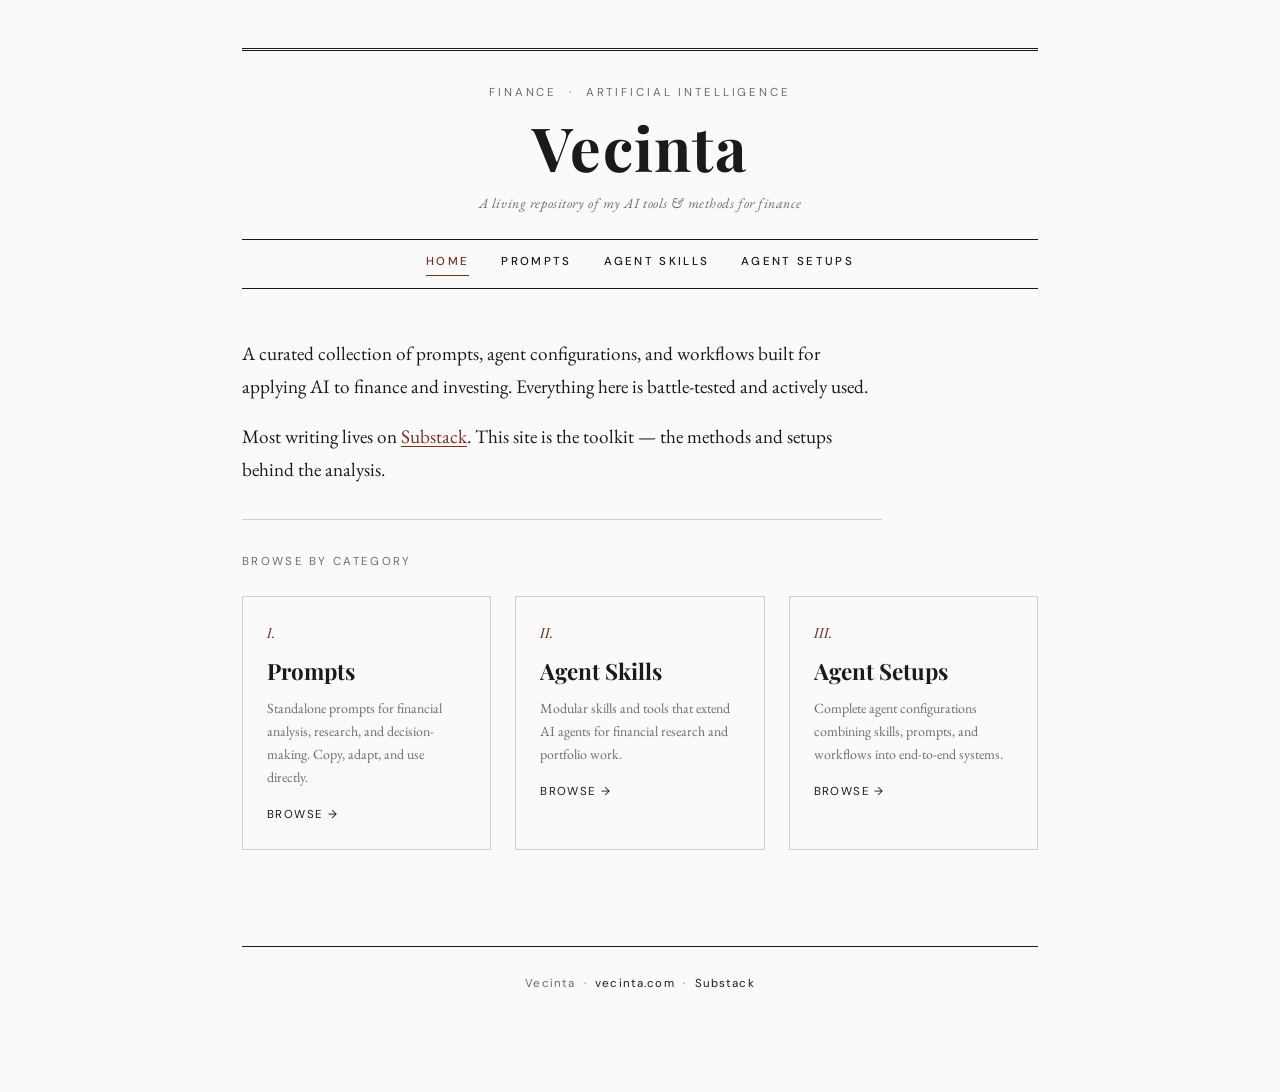
<file: index.html>
<!doctype html>
<html lang="en">
<head>
  <meta charset="UTF-8" />
  <meta name="viewport" content="width=device-width, initial-scale=1.0" />
  <title>Vecinta — Finance AI Repository</title>
  <link href="https://fonts.googleapis.com/css2?family=Playfair+Display:ital,wght@0,700;1,400&family=EB+Garamond:ital,wght@0,400;0,500;1,400&family=DM+Sans:wght@400;500&family=JetBrains+Mono:wght@400&display=swap" rel="stylesheet" />
  <link rel="stylesheet" href="css/design-system.css" />
</head>
<body>
  <div class="page">

    <!-- MASTHEAD -->
    <header>
      <div class="masthead">
        <div class="masthead-eyebrow">Finance &nbsp;·&nbsp; Artificial Intelligence</div>
        <h1 class="masthead-title"><a href="index.html">Vecinta</a></h1>
        <p class="masthead-tagline">A living repository of my AI tools &amp; methods for finance</p>
      </div>
      <nav class="site-nav">
        <a href="index.html" class="active">Home</a>
        <a href="prompts.html">Prompts</a>
        <a href="agent-skills.html">Agent Skills</a>
        <a href="agent-setups.html">Agent Setups</a>
      </nav>
    </header>

    <!-- INTRO -->
    <section class="intro">
      <p>A curated collection of prompts, agent configurations, and workflows built for applying AI to finance and investing. Everything here is battle-tested and actively used.</p>
      <p>Most writing lives on <a href="#" style="color: var(--color-accent); text-decoration: underline; text-underline-offset: 3px;">Substack</a>. This site is the toolkit — the methods and setups behind the analysis.</p>
    </section>

    <!-- CATEGORIES -->
    <div class="eyebrow">Browse by category</div>
    <div class="category-grid">

      <a href="prompts.html" class="category-card">
        <div class="category-card-num">I.</div>
        <div class="category-card-title">Prompts</div>
        <div class="category-card-desc">Standalone prompts for financial analysis, research, and decision-making. Copy, adapt, and use directly.</div>
        <div class="category-card-link">Browse &rarr;</div>
      </a>

      <a href="agent-skills.html" class="category-card">
        <div class="category-card-num">II.</div>
        <div class="category-card-title">Agent Skills</div>
        <div class="category-card-desc">Modular skills and tools that extend AI agents for financial research and portfolio work.</div>
        <div class="category-card-link">Browse &rarr;</div>
      </a>

      <a href="agent-setups.html" class="category-card">
        <div class="category-card-num">III.</div>
        <div class="category-card-title">Agent Setups</div>
        <div class="category-card-desc">Complete agent configurations combining skills, prompts, and workflows into end-to-end systems.</div>
        <div class="category-card-link">Browse &rarr;</div>
      </a>

    </div>

    <!-- FOOTER -->
    <footer class="site-footer">
      <p>
        Vecinta &nbsp;&middot;&nbsp;
        <a href="#">vecinta.com</a> &nbsp;&middot;&nbsp;
        <a href="#">Substack</a>
      </p>
    </footer>

  </div>
</body>
</html>
</file>
<file: css/design-system.css>
/* ================================================================
   DESIGN SYSTEM — css/design-system.css
   Vecinta · Finance AI Repository
   ================================================================

   YOUR CONTROL PANEL. Change variables here and they update
   across every page of the site automatically.

   QUICK CUSTOMIZATION:
     Font:             edit --font-display, --font-body, --font-mono
     Accent colour:    edit --color-accent
     Background:       edit --color-bg
     Text colour:      edit --color-text
     Max page width:   edit --max-width

   CHANGING FONTS: update the variable below AND the Google Fonts
   <link> URL in each HTML file's <head> to load the new typeface.
   ================================================================ */


/* ────────────────────────────────────────────────────────────────
   VARIABLES
──────────────────────────────────────────────────────────────── */
:root {

  /* FONTS */
  --font-display: "Playfair Display", Georgia, serif;
  --font-body:    "EB Garamond", Georgia, serif;
  --font-mono:    "JetBrains Mono", "Courier New", monospace;
  --font-ui:      "DM Sans", system-ui, sans-serif;

  /* COLORS
     Warm, neoclassical palette. Off-white like aged newsprint,
     near-black text, deep brick-red accent. */
  --color-bg:           #fafafa;  /* page background — warm off-white */
  --color-surface:      #ffffff;  /* pure white (cards, inset areas)  */
  --color-text:         #1c1a17;  /* main text — warm near-black      */
  --color-muted:        #716b64;  /* secondary text, captions         */
  --color-faint:        #a09890;  /* very light — dates, metadata     */
  --color-accent:       #7a3020;  /* brick red — editorial accent     */
  --color-border:       #d4cfc7;  /* light ruled lines                */
  --color-border-mid:   #b0a89e;  /* medium ruled lines               */

  /* TYPOGRAPHY SCALE */
  --text-xs:   0.72rem;    /* labels, tags, fine print  */
  --text-sm:   0.875rem;   /* captions, metadata        */
  --text-base: 1.0625rem;  /* body text (~17px)         */
  --text-lg:   1.2rem;     /* slightly large body       */
  --text-xl:   1.4rem;     /* sub-headings              */
  --text-2xl:  1.85rem;    /* section headings          */
  --text-3xl:  2.6rem;     /* page titles               */
  --text-4xl:  3.8rem;     /* masthead / display text   */

  /* SPACING */
  --space-1:  0.25rem;
  --space-2:  0.5rem;
  --space-3:  0.75rem;
  --space-4:  1rem;
  --space-6:  1.5rem;
  --space-8:  2rem;
  --space-12: 3rem;
  --space-16: 4rem;
  --space-24: 6rem;

  /* LAYOUT */
  --max-width:    860px;
  --page-pad-x:   2rem;
  --page-pad-top: 3rem;
  --page-pad-bot: 6rem;
}


/* ────────────────────────────────────────────────────────────────
   RESET & BASE
──────────────────────────────────────────────────────────────── */
*, *::before, *::after {
  box-sizing: border-box;
  margin: 0;
  padding: 0;
}

html {
  font-size: 16px;
  -webkit-text-size-adjust: 100%;
}

body {
  font-family: var(--font-body);
  font-size: var(--text-base);
  line-height: 1.75;
  color: var(--color-text);
  background: var(--color-bg);
  -webkit-font-smoothing: antialiased;
}

a {
  color: inherit;
}

/* ────────────────────────────────────────────────────────────────
   LAYOUT
──────────────────────────────────────────────────────────────── */
.page {
  max-width: var(--max-width);
  margin: 0 auto;
  padding: var(--page-pad-top) var(--page-pad-x) var(--page-pad-bot);
}


/* ────────────────────────────────────────────────────────────────
   MASTHEAD — newspaper-style site header
──────────────────────────────────────────────────────────────── */
.masthead {
  text-align: center;
  padding: var(--space-8) 0 var(--space-6);
  border-top: 3px double var(--color-text);
  border-bottom: 1px solid var(--color-text);
}

.masthead-eyebrow {
  font-family: var(--font-ui);
  font-size: var(--text-xs);
  letter-spacing: 0.25em;
  text-transform: uppercase;
  color: var(--color-muted);
  margin-bottom: var(--space-3);
}

.masthead-title {
  font-family: var(--font-display);
  font-size: clamp(2.4rem, 7vw, var(--text-4xl));
  font-weight: 700;
  letter-spacing: 0.02em;
  line-height: 1.05;
  color: var(--color-text);
  margin-bottom: var(--space-3);
}

.masthead-title a {
  text-decoration: none;
  color: inherit;
}

.masthead-tagline {
  font-family: var(--font-body);
  font-size: var(--text-sm);
  font-style: italic;
  color: var(--color-muted);
  letter-spacing: 0.04em;
}


/* ────────────────────────────────────────────────────────────────
   NAVIGATION
──────────────────────────────────────────────────────────────── */
.site-nav {
  display: flex;
  justify-content: center;
  align-items: center;
  gap: var(--space-8);
  padding: var(--space-3) 0;
  border-bottom: 1px solid var(--color-text);
  margin-bottom: var(--space-12);
  flex-wrap: wrap;
}

.site-nav a {
  font-family: var(--font-ui);
  font-size: var(--text-xs);
  font-weight: 500;
  letter-spacing: 0.2em;
  text-transform: uppercase;
  color: var(--color-text);
  text-decoration: none;
  padding-bottom: 2px;
  border-bottom: 1.5px solid transparent;
  transition: color 0.15s, border-color 0.15s;
}

.site-nav a:hover,
.site-nav a.active {
  color: var(--color-accent);
  border-bottom-color: var(--color-accent);
}


/* ────────────────────────────────────────────────────────────────
   PAGE TITLE (inner pages)
──────────────────────────────────────────────────────────────── */
.page-title {
  font-family: var(--font-display);
  font-size: var(--text-3xl);
  font-weight: 700;
  line-height: 1.1;
  margin-bottom: var(--space-3);
}

.page-subtitle {
  font-family: var(--font-body);
  font-size: var(--text-lg);
  font-style: italic;
  color: var(--color-muted);
  line-height: 1.65;
  margin-bottom: var(--space-8);
  padding-bottom: var(--space-8);
  border-bottom: 1px solid var(--color-border);
}


/* ────────────────────────────────────────────────────────────────
   INTRO BLOCK (home page)
──────────────────────────────────────────────────────────────── */
.intro {
  max-width: 640px;
  margin-bottom: var(--space-8);
  padding-bottom: var(--space-8);
  border-bottom: 1px solid var(--color-border);
}

.intro p {
  font-family: var(--font-body);
  font-size: var(--text-lg);
  line-height: 1.75;
}

.intro p + p {
  margin-top: var(--space-4);
}


/* ────────────────────────────────────────────────────────────────
   CATEGORY CARDS (home page grid)
──────────────────────────────────────────────────────────────── */
.category-grid {
  display: grid;
  grid-template-columns: repeat(3, 1fr);
  gap: var(--space-6);
  margin-top: var(--space-6);
}

@media (max-width: 640px) {
  .category-grid { grid-template-columns: 1fr; }
}

.category-card {
  border: 1px solid var(--color-border);
  padding: var(--space-6);
  text-decoration: none;
  color: inherit;
  display: block;
  transition: border-color 0.15s;
}

.category-card:hover {
  border-color: var(--color-text);
}

.category-card-num {
  font-family: var(--font-display);
  font-size: var(--text-sm);
  font-style: italic;
  color: var(--color-accent);
  margin-bottom: var(--space-3);
}

.category-card-title {
  font-family: var(--font-display);
  font-size: var(--text-xl);
  font-weight: 700;
  line-height: 1.2;
  margin-bottom: var(--space-3);
}

.category-card-desc {
  font-family: var(--font-body);
  font-size: var(--text-sm);
  color: var(--color-muted);
  line-height: 1.65;
  margin-bottom: var(--space-4);
}

.category-card-link {
  font-family: var(--font-ui);
  font-size: var(--text-xs);
  letter-spacing: 0.12em;
  text-transform: uppercase;
  color: var(--color-text);
}


/* ────────────────────────────────────────────────────────────────
   ENTRY LIST — prompts, skills, setups
   Newspaper-style: separated by ruled lines, not boxes
──────────────────────────────────────────────────────────────── */
.entry-list {
  display: flex;
  flex-direction: column;
}

.entry {
  padding: var(--space-8) 0;
  border-bottom: 1px solid var(--color-border);
}

.entry:first-child {
  border-top: 1px solid var(--color-border);
}

.entry-meta {
  display: flex;
  align-items: center;
  gap: var(--space-2);
  margin-bottom: var(--space-3);
  flex-wrap: wrap;
}

.entry-title {
  font-family: var(--font-display);
  font-size: var(--text-xl);
  font-weight: 700;
  line-height: 1.25;
  margin-bottom: var(--space-2);
}

.entry-description {
  font-size: var(--text-base);
  color: var(--color-muted);
  line-height: 1.65;
  margin-bottom: var(--space-4);
  max-width: 680px;
}


/* ────────────────────────────────────────────────────────────────
   CODE BLOCKS — prompt text, configs, setups
──────────────────────────────────────────────────────────────── */
.code-block {
  margin-top: var(--space-4);
}

.code-block-label {
  font-family: var(--font-ui);
  font-size: var(--text-xs);
  letter-spacing: 0.18em;
  text-transform: uppercase;
  color: var(--color-faint);
  margin-bottom: var(--space-2);
}

.code-block pre {
  font-family: var(--font-mono);
  font-size: 0.8rem;
  line-height: 1.75;
  color: var(--color-text);
  background: rgba(0, 0, 0, 0.03);
  border-left: 3px solid var(--color-border-mid);
  padding: var(--space-4) var(--space-6);
  overflow-x: auto;
  white-space: pre-wrap;
  word-wrap: break-word;
}


/* ────────────────────────────────────────────────────────────────
   TAGS / LABELS
──────────────────────────────────────────────────────────────── */
.tag {
  display: inline-block;
  font-family: var(--font-ui);
  font-size: var(--text-xs);
  font-weight: 500;
  letter-spacing: 0.1em;
  text-transform: uppercase;
  color: var(--color-muted);
  border: 1px solid var(--color-border);
  padding: 1px 7px;
  line-height: 1.7;
}

.tag-accent {
  color: var(--color-accent);
  border-color: currentColor;
}


/* ────────────────────────────────────────────────────────────────
   EYEBROW LABEL (small caps section header)
──────────────────────────────────────────────────────────────── */
.eyebrow {
  font-family: var(--font-ui);
  font-size: var(--text-xs);
  letter-spacing: 0.2em;
  text-transform: uppercase;
  color: var(--color-muted);
  margin-bottom: var(--space-2);
}


/* ────────────────────────────────────────────────────────────────
   FOOTER
──────────────────────────────────────────────────────────────── */
.site-footer {
  margin-top: var(--space-24);
  padding-top: var(--space-6);
  border-top: 1px solid var(--color-text);
  text-align: center;
}

.site-footer p {
  font-family: var(--font-ui);
  font-size: var(--text-xs);
  letter-spacing: 0.1em;
  color: var(--color-muted);
  line-height: 2.2;
}

.site-footer a {
  color: var(--color-text);
  text-decoration: none;
}

.site-footer a:hover {
  color: var(--color-accent);
}


/* ────────────────────────────────────────────────────────────────
   RESPONSIVE
──────────────────────────────────────────────────────────────── */
@media (max-width: 600px) {
  :root {
    --page-pad-x:   1.25rem;
    --page-pad-top: 2rem;
  }

  .site-nav {
    gap: var(--space-4);
  }
}
</file>
